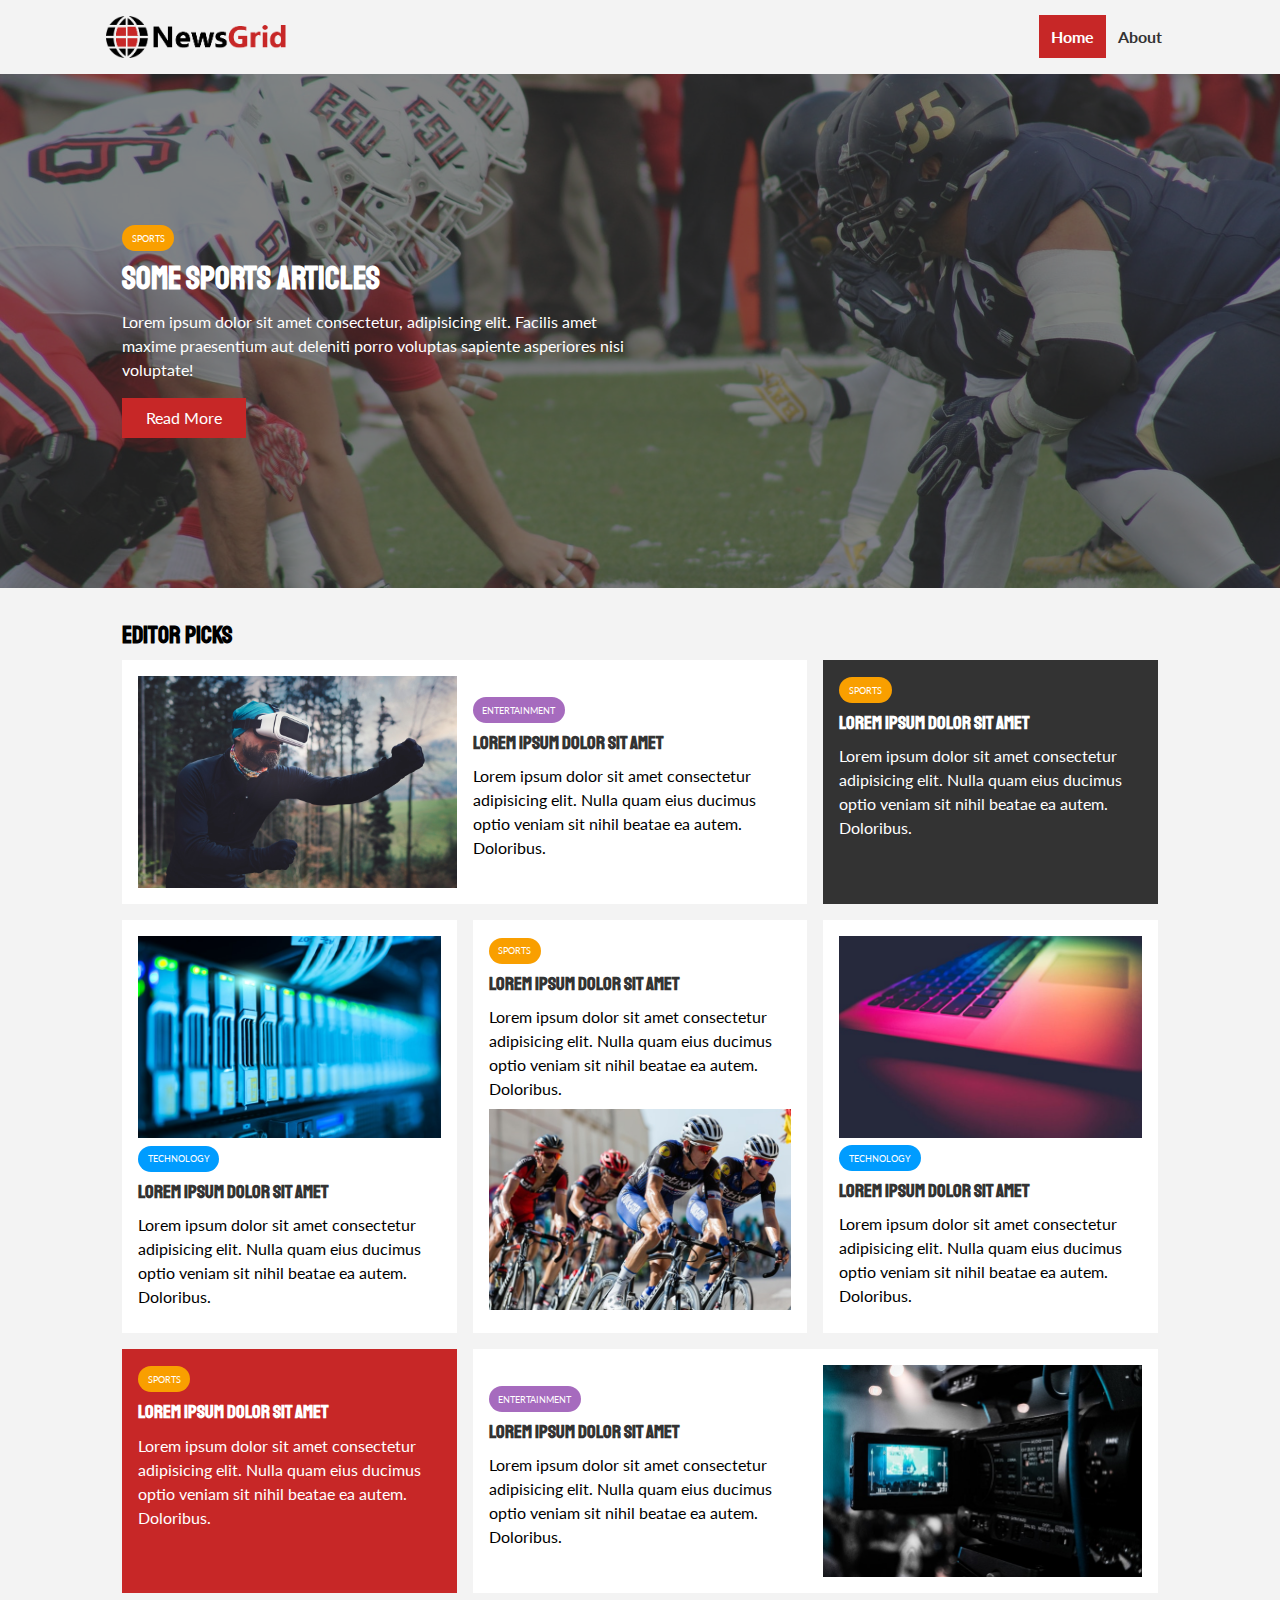
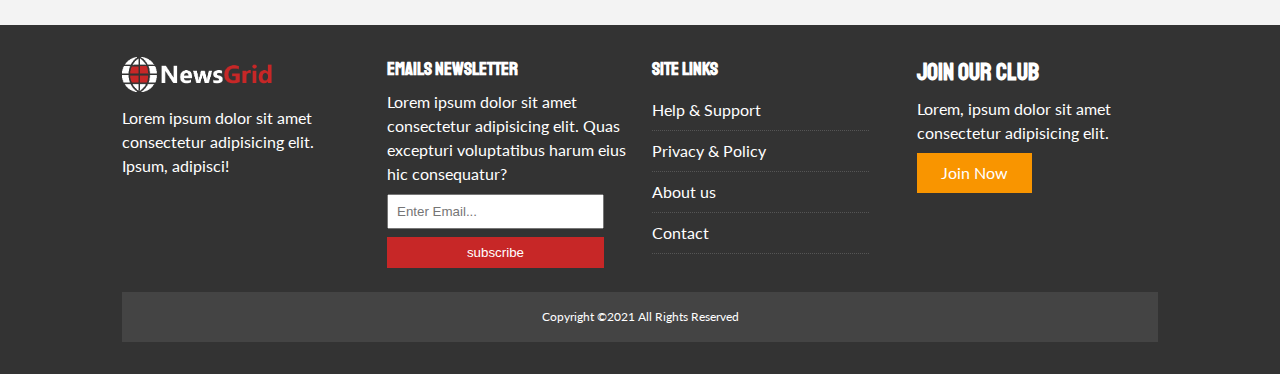
<file: index.html>
<!DOCTYPE html>
<html lang="en">
<head>
    <meta charset="UTF-8">
    <meta http-equiv="X-UA-Compatible" content="IE=edge">
    <meta name="viewport" content="width=device-width, initial-scale=1.0">
    <title>Newsgrid | Latest News</title>
    <link rel="stylesheet" href="https://use.fontawesome.com/releases/v5.6.3/css/all.css" integrity="sha384-UHRtZLI+pbxtHCWp1t77Bi1L4ZtiqrqD80Kn4Z8NTSRyMA2Fd33n5dQ8lWUE00s/" crossorigin="anonymous">
    <link href="https://fonts.googleapis.com/css2?family=Lato:ital,wght@0,100;0,300;0,400;0,700;0,900;1,100;1,300;1,400;1,700;1,900&family=Staatliches&display=swap" rel="stylesheet">
    <link rel="stylesheet" href="css/style.css">
    <link rel="stylesheet" media="screen and (max-width: 768px)" href="css/mobile.css">
    
    
    <link rel="shortcut icon" type="image/x-icon" href="favicon.ico"> <!--shift + f5!-->
</head>

<body>
    <nav id="main-nav">
        <div class="container">
            <img src="img/logo.png" alt="NewsGrid" class="logo">
            <div class="social">
                <a href="http://facebook.com" target=_blank> <i class="fab fa-facebook fa-2x
                    "></i></a>
                <a href="http://twitter.com" target=_blank> <i class="fab fa-twitter fa-2x
                    "></i></a>
                <a href="http://instagram.com" target=_blank> <i class="fab fa-instagram fa-2x
                    "></i></a>
                <a href="http://youtube.com" target=_blank> <i class="fab fa-youtube fa-2x
                    "></i></a>
            </div>
            <ul>
                <li><a class="current" href="index.html">Home</a></li>
                <li><a href="about.html">About</a></li>
            </ul>
        </div>
    </nav>
    <!-- showcase !-->
    <header id="showcase">
        <div class="container">
            <div class="showcase-container">  
              <div class="showcase-content">
                <div class="category category-sports">Sports</div>
                <h1>Some Sports Articles</h1>                
                <p>Lorem ipsum dolor sit amet consectetur, adipisicing elit. Facilis amet maxime praesentium aut deleniti porro voluptas sapiente asperiores nisi voluptate!
                </p>
                <a href="article.html" class="btn btn-primary">Read More</a>
            </div>
            </div>
        </div>
    </header>
    <!-- Home Articles -->
  <section id="home-articles" class="py-2">
    <div class="container">
        <h2>Editor Picks</h2>
        <div class="articles-container">
          <article class="card">
            <img src="img/articles/ent1.jpg" alt="">
            <div>
              <div class="category category-ent">Entertainment</div>
              <h3>
                <a href="article.html">Lorem ipsum dolor sit amet</a>
              </h3>
              <p>Lorem ipsum dolor sit amet consectetur adipisicing elit. Nulla quam eius ducimus optio veniam sit nihil beatae ea autem. Doloribus.</p>
            </div>
          </article>
          <article class="card bg-dark">
            <div class="category category-sports">Sports</div>
            <h3>
              <a href="article.html">Lorem ipsum dolor sit amet</a>
            </h3>
            <p>Lorem ipsum dolor sit amet consectetur adipisicing elit. Nulla quam eius ducimus optio veniam sit nihil beatae ea autem. Doloribus.</p>
          </article>
          <article class="card">
            <img src="img/articles/tech1.jpg" alt="">
            <div class="category category-tech">Technology</div>
            <h3>
              <a href="article.html">Lorem ipsum dolor sit amet</a>
            </h3>
            <p>Lorem ipsum dolor sit amet consectetur adipisicing elit. Nulla quam eius ducimus optio veniam sit nihil beatae ea autem. Doloribus.</p>
          </article>
          <article class="card">
            <div class="category category-sports">Sports</div>
            <h3>
              <a href="article.html">Lorem ipsum dolor sit amet</a>
            </h3>
            <p>Lorem ipsum dolor sit amet consectetur adipisicing elit. Nulla quam eius ducimus optio veniam sit nihil beatae ea autem. Doloribus.</p>
            <img src="img/articles/sports1.jpg" alt="">
          </article>
          <article class="card">
            <img src="img/articles/tech2.jpg" alt="">
            <div class="category category-tech">Technology</div>
            <h3>
              <a href="article.html">Lorem ipsum dolor sit amet</a>
            </h3>
            <p>Lorem ipsum dolor sit amet consectetur adipisicing elit. Nulla quam eius ducimus optio veniam sit nihil beatae ea autem. Doloribus.</p>
          </article>
          <article class="card bg-primary">
            <div class="category category-sports">Sports</div>
            <h3>
              <a href="article.html">Lorem ipsum dolor sit amet</a>
            </h3>
            <p>Lorem ipsum dolor sit amet consectetur adipisicing elit. Nulla quam eius ducimus optio veniam sit nihil beatae ea autem. Doloribus.</p>
          </article>
          <article class="card">
            <div>
              <div class="category category-ent">Entertainment</div>
              <h3>
                <a href="article.html">Lorem ipsum dolor sit amet</a>
              </h3>
              <p>Lorem ipsum dolor sit amet consectetur adipisicing elit. Nulla quam eius ducimus optio veniam sit nihil beatae ea autem. Doloribus.</p>
            </div>
            <img src="img/articles/ent2.jpg" alt="">
          </article>
        </div>
    </div>
  </section>

  <!-- Footer -->
  <div id="main-footer" class=py-2>
      <div class="container footer-container">
          <div>
              <img src="img/logo_light.png" alt="NewsGrid">
              <p>Lorem ipsum dolor sit amet consectetur adipisicing elit. Ipsum, adipisci!</p>
          </div>
          <div>
              <h3>Emails Newsletter</h3>
              <p>Lorem ipsum dolor sit amet consectetur adipisicing elit. Quas excepturi voluptatibus harum eius hic consequatur?</p>
              <form name="contact" method="POST" data-netlify="true">
                <input type="email" name="email" placeholder= "Enter Email..."> 
                <input type="Submit" value="subscribe" class="btn btn-primary">
            </form>
              
          </div>
          <div>
              <h3>Site Links</h3>
              <ul class="list">
                  <li><a href="#">Help & Support</a></li>
                  <li><a href="#">Privacy & Policy</a></li>
                  <li><a href="#">About us</a></li>
                  <li><a href="#">Contact</a></li>
              </ul>
          </div>
          <div>
              <h2>Join Our Club</h2>
              <P>Lorem, ipsum dolor sit amet consectetur adipisicing elit.</P>
             <a href="#" class="btn btn-secondary">Join Now</a>
            </div>
            <div>
                <p>
                    Copyright &copy;2021 All Rights Reserved
                </p>
            </div>


      </div>
  </div>
</body>

</html>
</file>
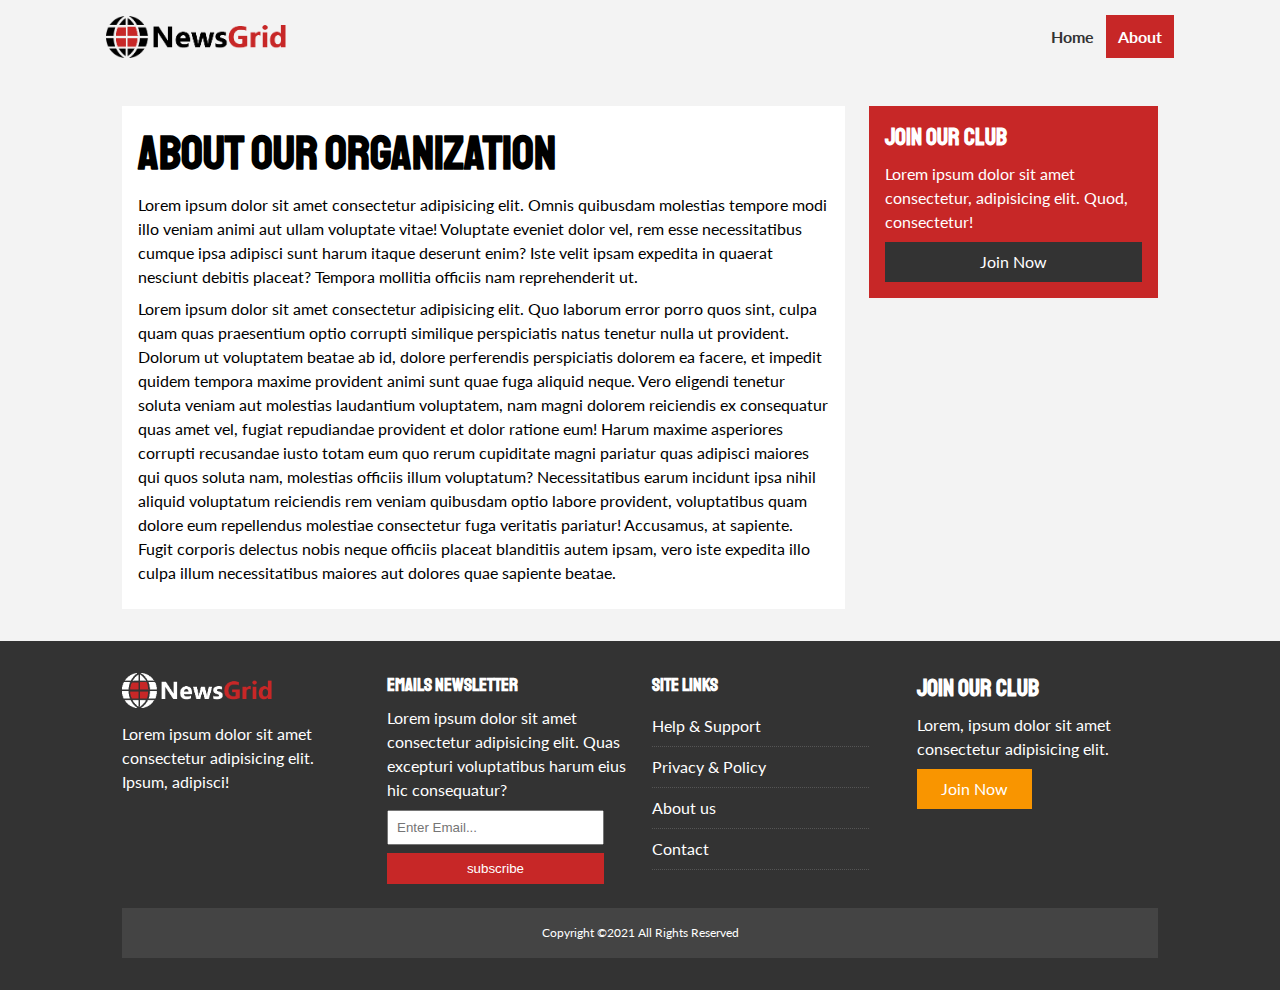
<file: about.html>
<!DOCTYPE html>
<html lang="en">
<head>
    <meta charset="UTF-8">
    <meta http-equiv="X-UA-Compatible" content="IE=edge">
    <meta name="viewport" content="width=device-width, initial-scale=1.0">
    <title>Newsgrid | About </title>
    <link rel="stylesheet" href="https://use.fontawesome.com/releases/v5.6.3/css/all.css" integrity="sha384-UHRtZLI+pbxtHCWp1t77Bi1L4ZtiqrqD80Kn4Z8NTSRyMA2Fd33n5dQ8lWUE00s/" crossorigin="anonymous">
    <link href="https://fonts.googleapis.com/css2?family=Lato:ital,wght@0,100;0,300;0,400;0,700;0,900;1,100;1,300;1,400;1,700;1,900&family=Staatliches&display=swap" rel="stylesheet">
    <link rel="stylesheet" href="css/style.css">
    <link rel="stylesheet" media="screen and (max-width: 760px)" href="css/mobile.css">
    <link rel="shortcut icon" type="image/x-icon" href="favicon.ico">    <!--shift + f5    !-->
</head>

<body>
    <nav id="main-nav">
        <div class="container">
            <img src="img/logo.png" alt="NewsGrid" class="logo">
            <div class="social">
                <a href="http://facebook.com" target=_blank> <i class="fab fa-facebook fa-2x
                    "></i></a>
                <a href="http://twitter.com" target=_blank> <i class="fab fa-twitter fa-2x
                    "></i></a>
                <a href="http://instagram.com" target=_blank> <i class="fab fa-instagram fa-2x
                    "></i></a>
                <a href="http://youtube.com" target=_blank> <i class="fab fa-youtube fa-2x
                    "></i></a>
            </div>
            <ul>
                <li><a href="index.html">Home</a></li>
                <li><a  class="current" href="about.html">About</a></li>
            </ul>
        </div>
    </nav>
    <section id="about">
        <div class="container">
            <div class="page-container">
                <article class="card">
                    <h1 class="l-heading">About Our Organization</h1>
                        <p>Lorem ipsum dolor sit amet consectetur adipisicing elit. Omnis quibusdam molestias tempore modi illo veniam animi aut ullam voluptate vitae! Voluptate eveniet dolor vel, rem esse necessitatibus cumque ipsa adipisci sunt harum itaque deserunt enim? Iste velit ipsam expedita in quaerat nesciunt debitis placeat? Tempora mollitia officiis nam reprehenderit ut.
                        <p>Lorem ipsum dolor sit amet consectetur adipisicing elit. Quo laborum error porro quos sint, culpa quam quas praesentium optio corrupti similique perspiciatis natus tenetur nulla ut provident. Dolorum ut voluptatem beatae ab id, dolore perferendis perspiciatis dolorem ea facere, et impedit quidem tempora maxime provident animi sunt quae fuga aliquid neque. Vero eligendi tenetur soluta veniam aut molestias laudantium voluptatem, nam magni dolorem reiciendis ex consequatur quas amet vel, fugiat repudiandae provident et dolor ratione eum! Harum maxime asperiores corrupti recusandae iusto totam eum quo rerum cupiditate magni pariatur quas adipisci maiores qui quos soluta nam, molestias officiis illum voluptatum? Necessitatibus earum incidunt ipsa nihil aliquid voluptatum reiciendis rem veniam quibusdam optio labore provident, voluptatibus quam dolore eum repellendus molestiae consectetur fuga veritatis pariatur! Accusamus, at sapiente. Fugit corporis delectus nobis neque officiis placeat blanditiis autem ipsam, vero iste expedita illo culpa illum necessitatibus maiores aut dolores quae sapiente beatae.</p>                   
                </article>
                <aside class="card bg-primary">
                    <h2>Join Our Club</h2>
                <p>Lorem ipsum dolor sit amet consectetur, adipisicing elit. Quod, consectetur! </p>
                 <a href="" class="btn btn-dark btn-block">Join Now</a>
            </aside>
            </div>
        </div>

    </section>
<!-- Footer -->
  <div id="main-footer" class=py-2>
      <div class="container footer-container">
          <div>
              <img src="img/logo_light.png" alt="NewsGrid">
              <p>Lorem ipsum dolor sit amet consectetur adipisicing elit. Ipsum, adipisci!</p>
          </div>
          <div>
              <h3>Emails Newsletter</h3>
              <p>Lorem ipsum dolor sit amet consectetur adipisicing elit. Quas excepturi voluptatibus harum eius hic consequatur?</p>
              <form name="contact" method="POST" data-netlify="true">
                <input type="email" name="email" placeholder= "Enter Email..."> 
                <input type="Submit" value="subscribe" class="btn btn-primary">
            </form>
              
              
          </div>
          <div>
              <h3>Site Links</h3>
              <ul class="list">
                  <li><a href="#">Help & Support</a></li>
                  <li><a href="#">Privacy & Policy</a></li>
                  <li><a href="#">About us</a></li>
                  <li><a href="#">Contact</a></li>
              </ul>
          </div>
          <div>
              <h2>Join Our Club</h2>
              <P>Lorem, ipsum dolor sit amet consectetur adipisicing elit.</P>
             <a href="#" class="btn btn-secondary">Join Now</a>
            </div>
            <div>
                <p>
                    Copyright &copy;2021 All Rights Reserved
                </p>
            </div>


      </div>
  </div>
</body>

</html>
</file>
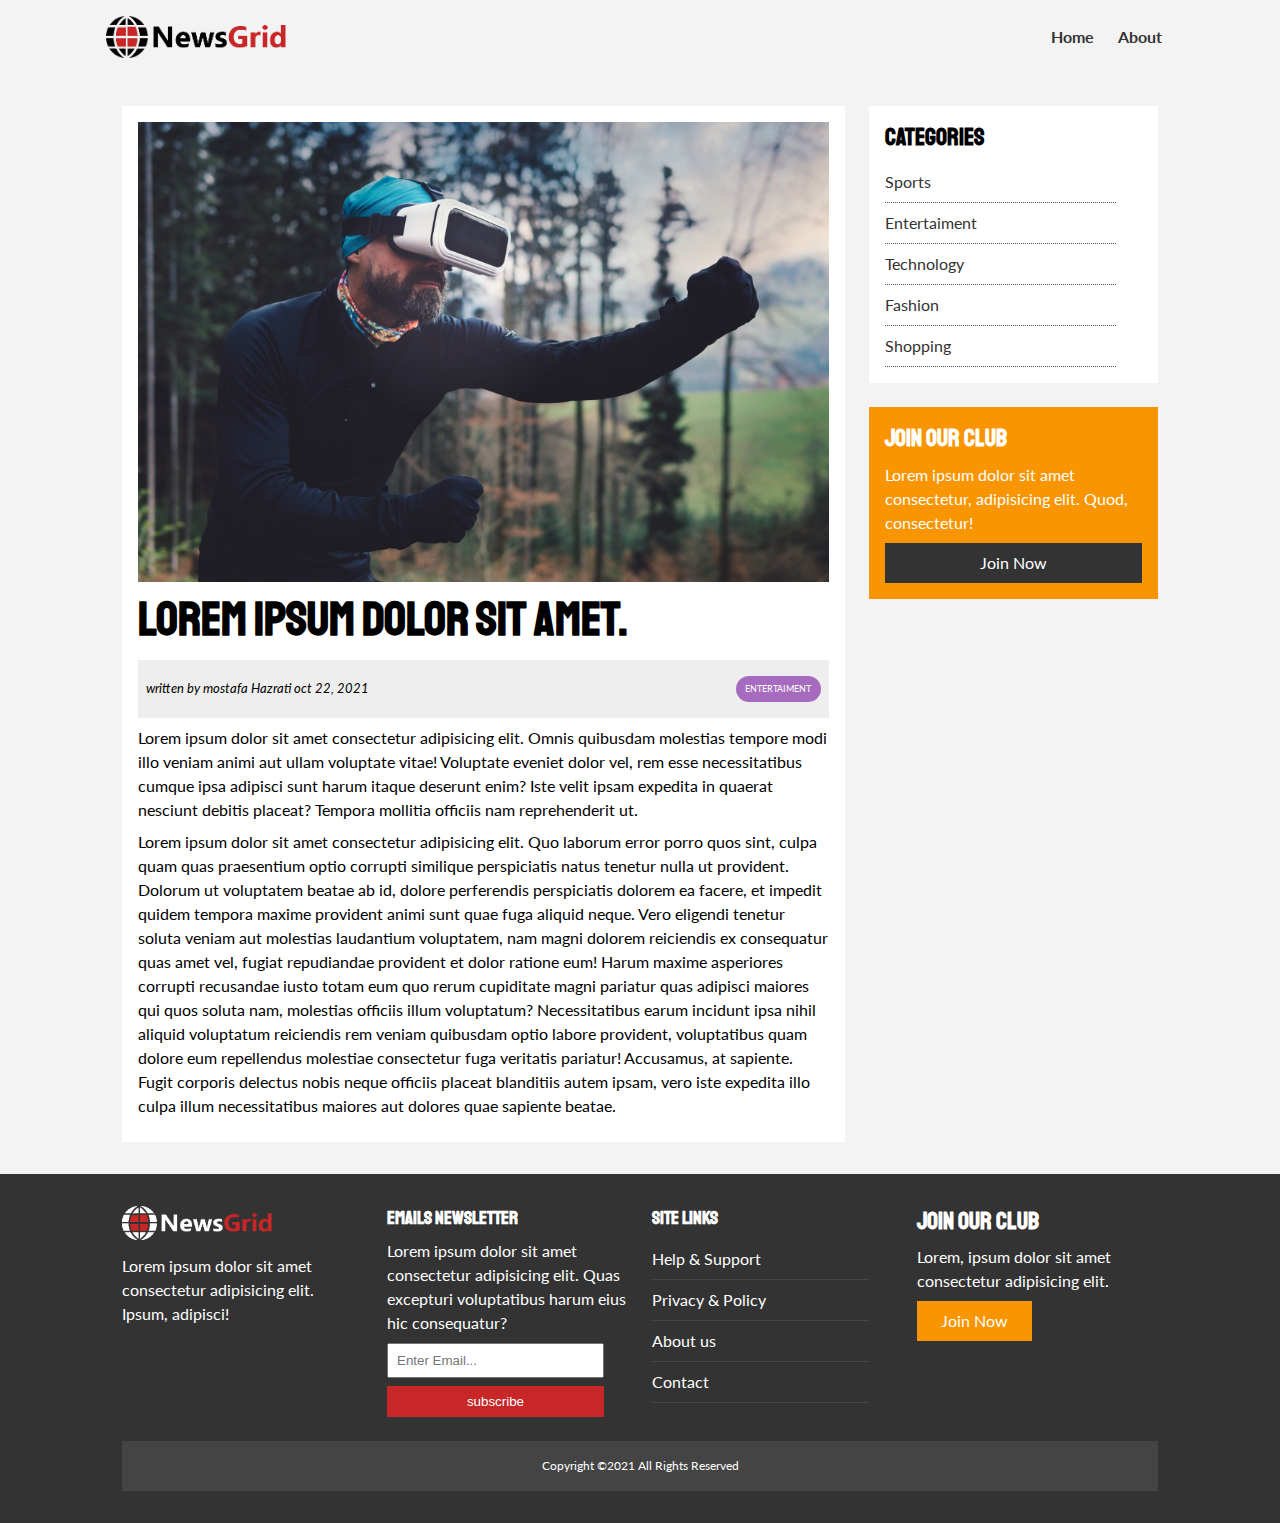
<file: article.html>
<!DOCTYPE html>
<html lang="en">
<head>
    <meta charset="UTF-8">
    <meta http-equiv="X-UA-Compatible" content="IE=edge">
    <meta name="viewport" content="width=device-width, initial-scale=1.0">
    <title>Newsgrid |Latest News </title>
    <link rel="stylesheet" href="https://use.fontawesome.com/releases/v5.6.3/css/all.css" integrity="sha384-UHRtZLI+pbxtHCWp1t77Bi1L4ZtiqrqD80Kn4Z8NTSRyMA2Fd33n5dQ8lWUE00s/" crossorigin="anonymous">
    <link href="https://fonts.googleapis.com/css2?family=Lato:ital,wght@0,100;0,300;0,400;0,700;0,900;1,100;1,300;1,400;1,700;1,900&family=Staatliches&display=swap" rel="stylesheet">
    <link rel="stylesheet" href="css/style.css">
    <link rel="stylesheet" media="screen and (max-width: 760px)" href="css/mobile.css">
    <link rel="shortcut icon" type="image/x-icon" href="favicon.ico">    <!--shift + f5!-->
</head>

<body>
    <nav id="main-nav">
        <div class="container">
            <img src="img/logo.png" alt="NewsGrid" class="logo">
            <div class="social">
                <a href="http://facebook.com" target=_blank> <i class="fab fa-facebook fa-2x
                    "></i></a>
                <a href="http://twitter.com" target=_blank> <i class="fab fa-twitter fa-2x
                    "></i></a>
                <a href="http://instagram.com" target=_blank> <i class="fab fa-instagram fa-2x
                    "></i></a>
                <a href="http://youtube.com" target=_blank> <i class="fab fa-youtube fa-2x
                    "></i></a>
            </div>
            <ul>
                <li><a href="index.html">Home</a></li>
                <li><a href="about.html">About</a></li>
            </ul>
        </div>
    </nav>
    <section id="article">
        <div class="container">
            <div class="page-container">
                <article class="card">
                    <img src="img/articles/ent1.jpg" alt="">
                    <h1 class="l-heading">Lorem ipsum dolor sit amet.</h1>
                    <div class="meta">
                        <small>
                            <i class="fas fa-user"> written by mostafa Hazrati oct 22, 2021 </i>
                        </small>
                        <div class="category category-ent">Entertaiment</div>
                    </div>
                        <p>Lorem ipsum dolor sit amet consectetur adipisicing elit. Omnis quibusdam molestias tempore modi illo veniam animi aut ullam voluptate vitae! Voluptate eveniet dolor vel, rem esse necessitatibus cumque ipsa adipisci sunt harum itaque deserunt enim? Iste velit ipsam expedita in quaerat nesciunt debitis placeat? Tempora mollitia officiis nam reprehenderit ut.
                        <p>Lorem ipsum dolor sit amet consectetur adipisicing elit. Quo laborum error porro quos sint, culpa quam quas praesentium optio corrupti similique perspiciatis natus tenetur nulla ut provident. Dolorum ut voluptatem beatae ab id, dolore perferendis perspiciatis dolorem ea facere, et impedit quidem tempora maxime provident animi sunt quae fuga aliquid neque. Vero eligendi tenetur soluta veniam aut molestias laudantium voluptatem, nam magni dolorem reiciendis ex consequatur quas amet vel, fugiat repudiandae provident et dolor ratione eum! Harum maxime asperiores corrupti recusandae iusto totam eum quo rerum cupiditate magni pariatur quas adipisci maiores qui quos soluta nam, molestias officiis illum voluptatum? Necessitatibus earum incidunt ipsa nihil aliquid voluptatum reiciendis rem veniam quibusdam optio labore provident, voluptatibus quam dolore eum repellendus molestiae consectetur fuga veritatis pariatur! Accusamus, at sapiente. Fugit corporis delectus nobis neque officiis placeat blanditiis autem ipsam, vero iste expedita illo culpa illum necessitatibus maiores aut dolores quae sapiente beatae.</p>                   
             </article>
             <aside id="category" class="card">
                 <h2>Categories</h2>
                 <ul class="list">
                 <li><a href="#"><i class="fas fa-chhevron-right"></i> Sports</a></li>
                 <li><a href="#"><i class="fas fa-chhevron-right"></i>Entertaiment</a> </li>
                 <li><a href="#"><i class="fas fa-chhevron-right"></i> Technology</a></li>
                 <li><a href="#"><i class="fas fa-chhevron-right"></i>Fashion</a></li>
                 <li><a href="#"><i class="fas fa-chhevron-right"></i>Shopping</a></li>
                </ul>
             </aside>
                <aside class="card bg-secondary">
                    <h2>Join Our Club</h2>
                    <p>Lorem ipsum dolor sit amet consectetur, adipisicing elit. Quod, consectetur! </p>
                    <a href="" class="btn btn-dark btn-block">Join Now</a>
              </aside>
            </div>
        </div>

    </section>
<!-- Footer -->
  <div id="main-footer" class=py-2>
      <div class="container footer-container">
          <div>
              <img src="img/logo_light.png" alt="NewsGrid">
              <p>Lorem ipsum dolor sit amet consectetur adipisicing elit. Ipsum, adipisci!</p>
          </div>
          <div>
              <h3>Emails Newsletter</h3>
              <p>Lorem ipsum dolor sit amet consectetur adipisicing elit. Quas excepturi voluptatibus harum eius hic consequatur?</p>
              <form name="contact" method="POST" data-netlify="true">
                <input type="email" name="email" placeholder= "Enter Email..."> 
                <input type="Submit" value="subscribe" class="btn btn-primary">
            </form>
              
          </div>
          <div>
              <h3>Site Links</h3>
              <ul class="list">
                  <li><a href="#">Help & Support</a></li>
                  <li><a href="#">Privacy & Policy</a></li>
                  <li><a href="#">About us</a></li>
                  <li><a href="#">Contact</a></li>
              </ul>
          </div>
          <div>
              <h2>Join Our Club</h2>
              <P>Lorem, ipsum dolor sit amet consectetur adipisicing elit.</P>
             <a href="#" class="btn btn-secondary">Join Now</a>
            </div>
            <div>
                <p>
                    Copyright &copy;2021 All Rights Reserved
                </p>
            </div>


      </div>
  </div>
</body>

</html>
</file>
<file: css/style.css>
:root{
    --primary-color: #c72727;
    --secondary-color: #f99500;
    --light-color: #f3f3f3;
    --dark-color:#333;
    --max-width:1100px;
}
.category{
    --sports-color: #f99f00;
    --ent-color: #a66bbe;
    --tech-color: #009cff;
}
*{
    margin: 0;
    padding: 0;
    box-sizing: border-box;
}
body {
    font-family: 'lato', sans-serif;
    line-height: 1.5;
    background: var(--light-color);
}
a{
    color: #333;
    text-decoration: none;
}
ul{
    list-style: none;
    }
p{
    margin: .5rem 0;
}
img {
    width: 100%;
}
h1, h2, h3, h4, h5, h6 {
    font-family: 'staatliches', cursive;
    margin-bottom: .55rem;
    line-height: 1.3;
}

/* utility */
.container{
    max-width: var(--max-width);
    margin: auto;
    padding: 0 2rem;
    overflow: hidden;
    z-index: 2;
}
.category{
    display: inline-block;
    color: #fff;
    font-size: 0.55rem;
    text-transform: uppercase;
    padding: 0.4rem 0.6rem;
    border-radius: 15px;
    margin-bottom: 0.5rem;
}
.category-sports {background: var(--sports-color)}
.category-ent {background: var(--ent-color)}
.category-tech {background: var(--tech-color)}
.btn {
    display: inline-block;
    border: none;
    background-color: var(--dark-color);
    color: #fff;
    padding: 0.5rem 1.5rem;
}
.btn-block{
    display: block;
    width: 100%;
    text-align: center;
   }
   .btn:hover{
       opacity:0.9;
   }

   .card{
       background: #fff;
       padding: 1rem;
   }
   .bg-dark{
       background: var(--dark-color);
       color: #fff;
   }
   .bg-primary{ 
       background: var(--primary-color);
       color: #fff;
}
   .bg-secondary{ 
       background: var(--secondary-color);
       color: #fff;}

    .bg-dark h1,
    .bg-dark h2,
    .bg-dark h3,
    .bg-dark a,
    .bg-primary h1,
    .bg-primary h2,
    .bg-primary-h3,
    .bg-primary a,
    .bg-secondary h1,
    .bg-secondary h2,
    .bg-secondary h3,
    .bg-secondary a{
        color: #fff;
    }


    .py-1{padding: 1.5rem 0 }
    .py-2{padding: 2rem 0}
    .py-3{padding: 3rem 0}
    .p-1{padding: 1.5rem 0}
    .p-2{padding: 2rem 0}
    .p-3{padding: 3rem 0}

    .l-heading{
        font-size: 3rem;
    }
     
    .list li {
        padding: .5rem 0;
        border-bottom: #555 dotted 1px ;
        width: 90%;
    }
    .list li a:hover{
        color: var(--primary-color) !important;
    }
    /* Inner page grid container */
    .page-container{
        display: grid;
        grid-template-columns: 5fr 2fr;
        margin: 2rem 0;
        grid-gap: 1.5rem;
    }
    .page-container > *:first-child{
        grid-row: 1 / span 3;
    }
.btn-light{background: var(--light-color)}
.btn-primary{background: var(--primary-color)}
.btn-secondary{background: var(--secondary-color)}

#main-nav .container {
    display: grid;
    grid-template-columns: 6fr 3fr 2fr;
    padding: 1rem;
    align-items: center;
}
#main-nav .logo{
    width: 180px;

}
#main-nav ul {
    justify-self: end;
    display: flex;
}
#main-nav ul li a{
    padding: 0.75rem;
    font-weight: bold;

}
#main-nav ul li a.current {
    background: var(--primary-color);
    color: #fff;
}
#main-nav ul li a:hover{
background: var(--light-color);
color: var(--dark-color);
}

#main-nav .social {
    justify-self: center;
}
#main-nav .social i {
    color: #777;
    margin-right: 0.5rem;
}
/* showcase */
#showcase{
    color: #fff;
    background: #333;
    padding:2rem;
    position:relative;
}
#showcase:before{
content: '';
background: url('../img/featured.jpg') no-repeat center center/cover;
position: absolute;
top: 0;
left: 0;
width: 100%;
height: 100%;
opacity: 0.4;
}
#showcase .showcase-container {
    display: grid;
    grid-template-columns: repeat(2, 1fr);
    justify-content: center;
    align-items: center; 
    height: 50vh;
}

#showcase .showcase-content{
    z-index: 1;
   
}
#showcase .showcase-content p {
    margin-bottom: 1rem;
}
/* Home Articles */
#home-articles .articles-container{
    display: grid;
    grid-template-columns: repeat(3, 1fr);
    grid-gap: 1rem;
}
#home-articles .articles-container > *:first-child ,
#home-articles .articles-container > *:last-child {
    display: grid;
    grid-template-columns: repeat(2, 1fr);
    grid-gap: 1rem;
    grid-column: 1 / span 2;
    align-items: center;
}
    #home-articles .articles-container > *:last-child {
        grid-column: 2/ span 2 ;
    }
    #article .meta{
        display: flex;
        justify-content: space-between;
        align-items: center;
        background: #eee;
        padding: 0.5rem;
    }

#article .meta .category{
    margin-top: 0.5rem; 
}
    /* Footer */
#main-footer{
    background: var(--dark-color);
    color: #fff;
}
#main-footer img {
    width: 150px;
}

#main-footer a{
    color: #fff;
}

#main-footer .footer-container{
    display: grid;
    grid-template-columns: repeat(4, 1fr);
    grid-gap: 1.5rem;
}

#main-footer .footer-container > *:last-child{
    background: #444;
    grid-column: 1 / span 4;
    padding: .5rem;
    text-align: center;
    font-size: .75rem;

}
#main-footer .footer-container input[type='email']{
    width: 90%;
    padding: 0.5rem;
    margin-bottom: 0.5rem;
    }
#main-footer .footer-container input[type='submit']{
width: 90%;
}
</file>
<file: css/mobile.css>
/* Navigation */
#main-nav .social {
    display: none;
    
}
#main-nav .container {
    grid-template-columns: 1fr;
    grid-gap: 1.2rem;
}

#main-nav ul,
#main-nav .logo 
{justify-self: center;
}

#main-nav ul li a {
    padding: 0.5rem;
}

#home-articles .articles-container > *:first-child {
    grid-template-columns: repeat(2, 1fr);
}
#home-articles .articles-container > *:first-child,  
#home-articles .articles-container > *:last-child {
    grid-template-columns: 1fr;
    grid-column: 1;
}
@media(max-width: 600px) {
    /* Stack Grid Items */
    #showcase .showcase-container,
    #home-articles .articles-container,
    #main-footer .footer-container {
        grid-template-columns: 1fr;
    }
    #main-footer .footer-container > *:last-child {
        grid-column: 1;
}

#main-footer .footer-container > *:first-child,
#main-footer .footer-container > *:nth-child(2)
{
border-bottom: #444 dotted 1px;
padding-bottom: 1rem;
}


/* #main-footer .footer-container >
 * {
    border-bottom: #444 dotted 1px;
     padding-bottom: 1rem;
    }    
#main-footer .footer-container > *:last-child,
#main-footer .footer-container > *:nth-child(3),
#main-footer .footer-container > *:nth-child(4)
{ border: none;
} */
.page-container
{grid-template-columns: 1fr;
text-align: center;
}
.page-container > *:first-child{
    grid-row:1;
}
.l-heading {
    font-size: 2rem;
}
</file>
